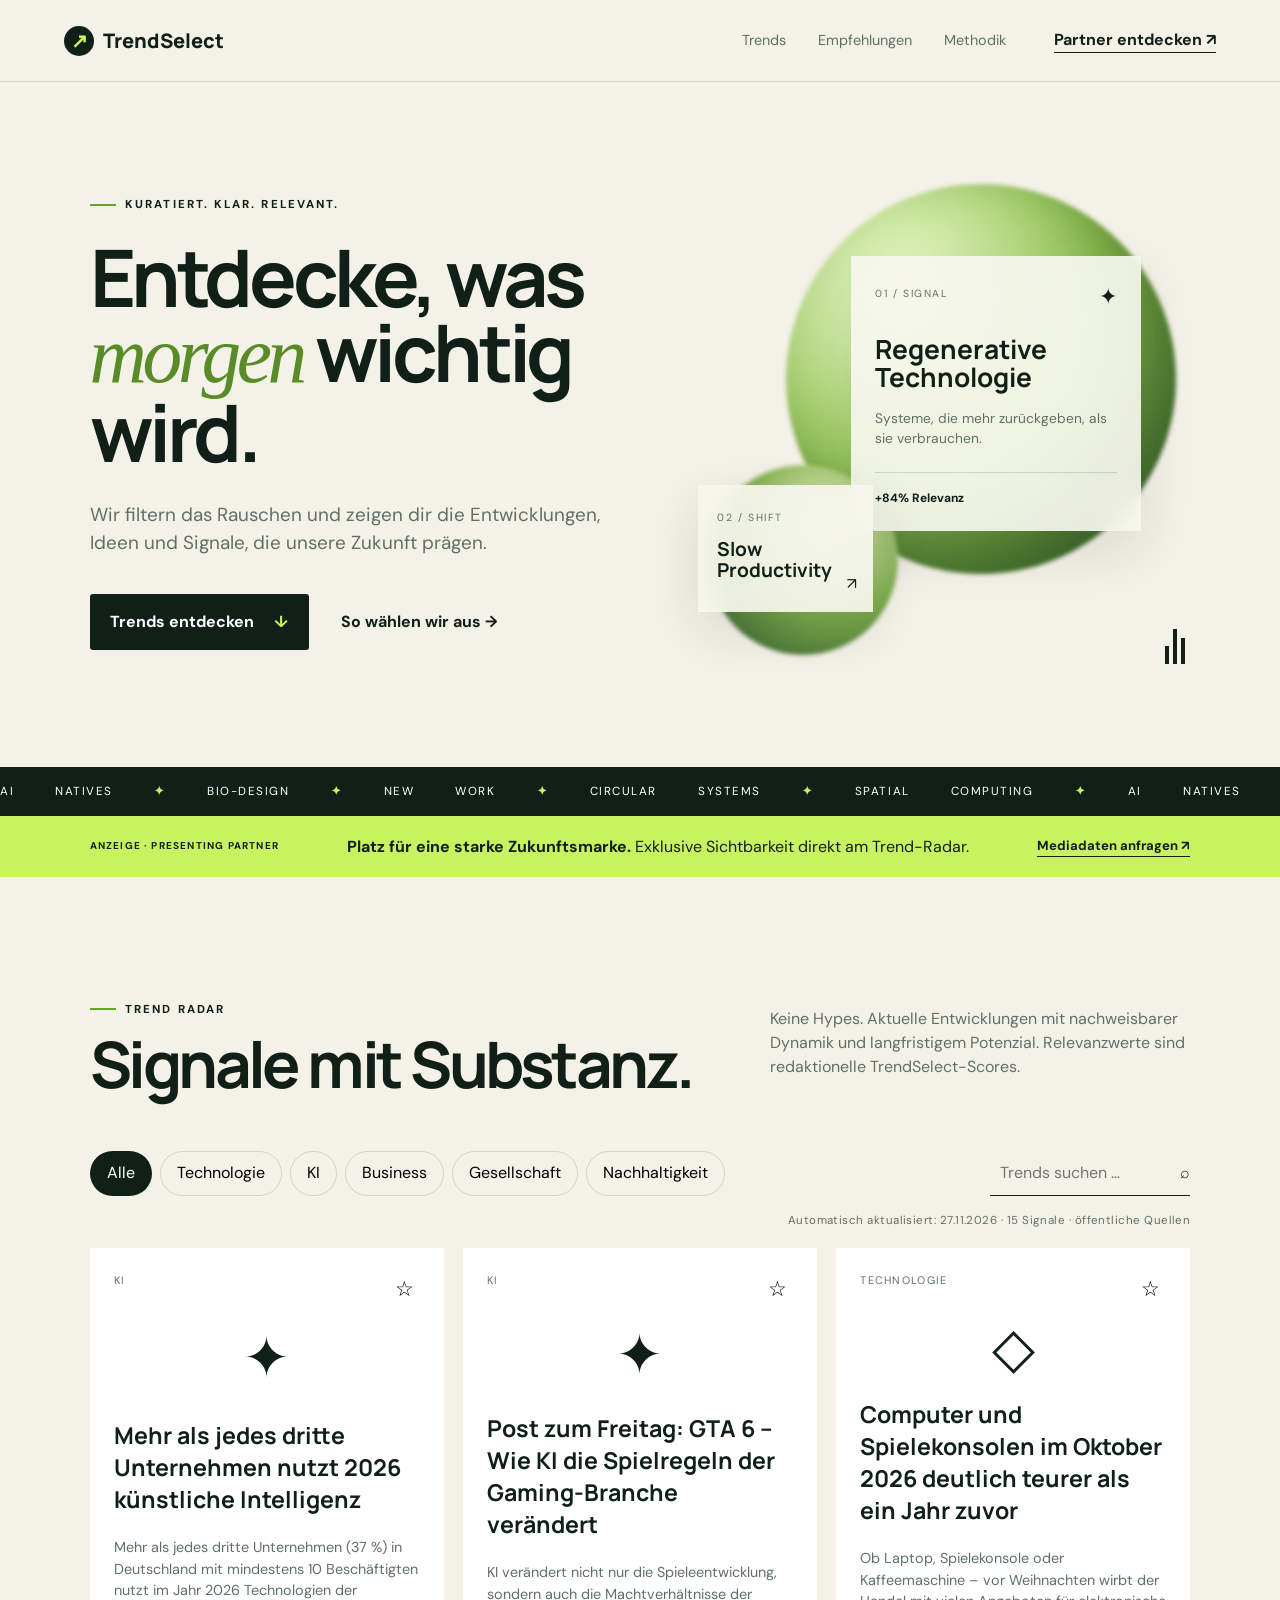
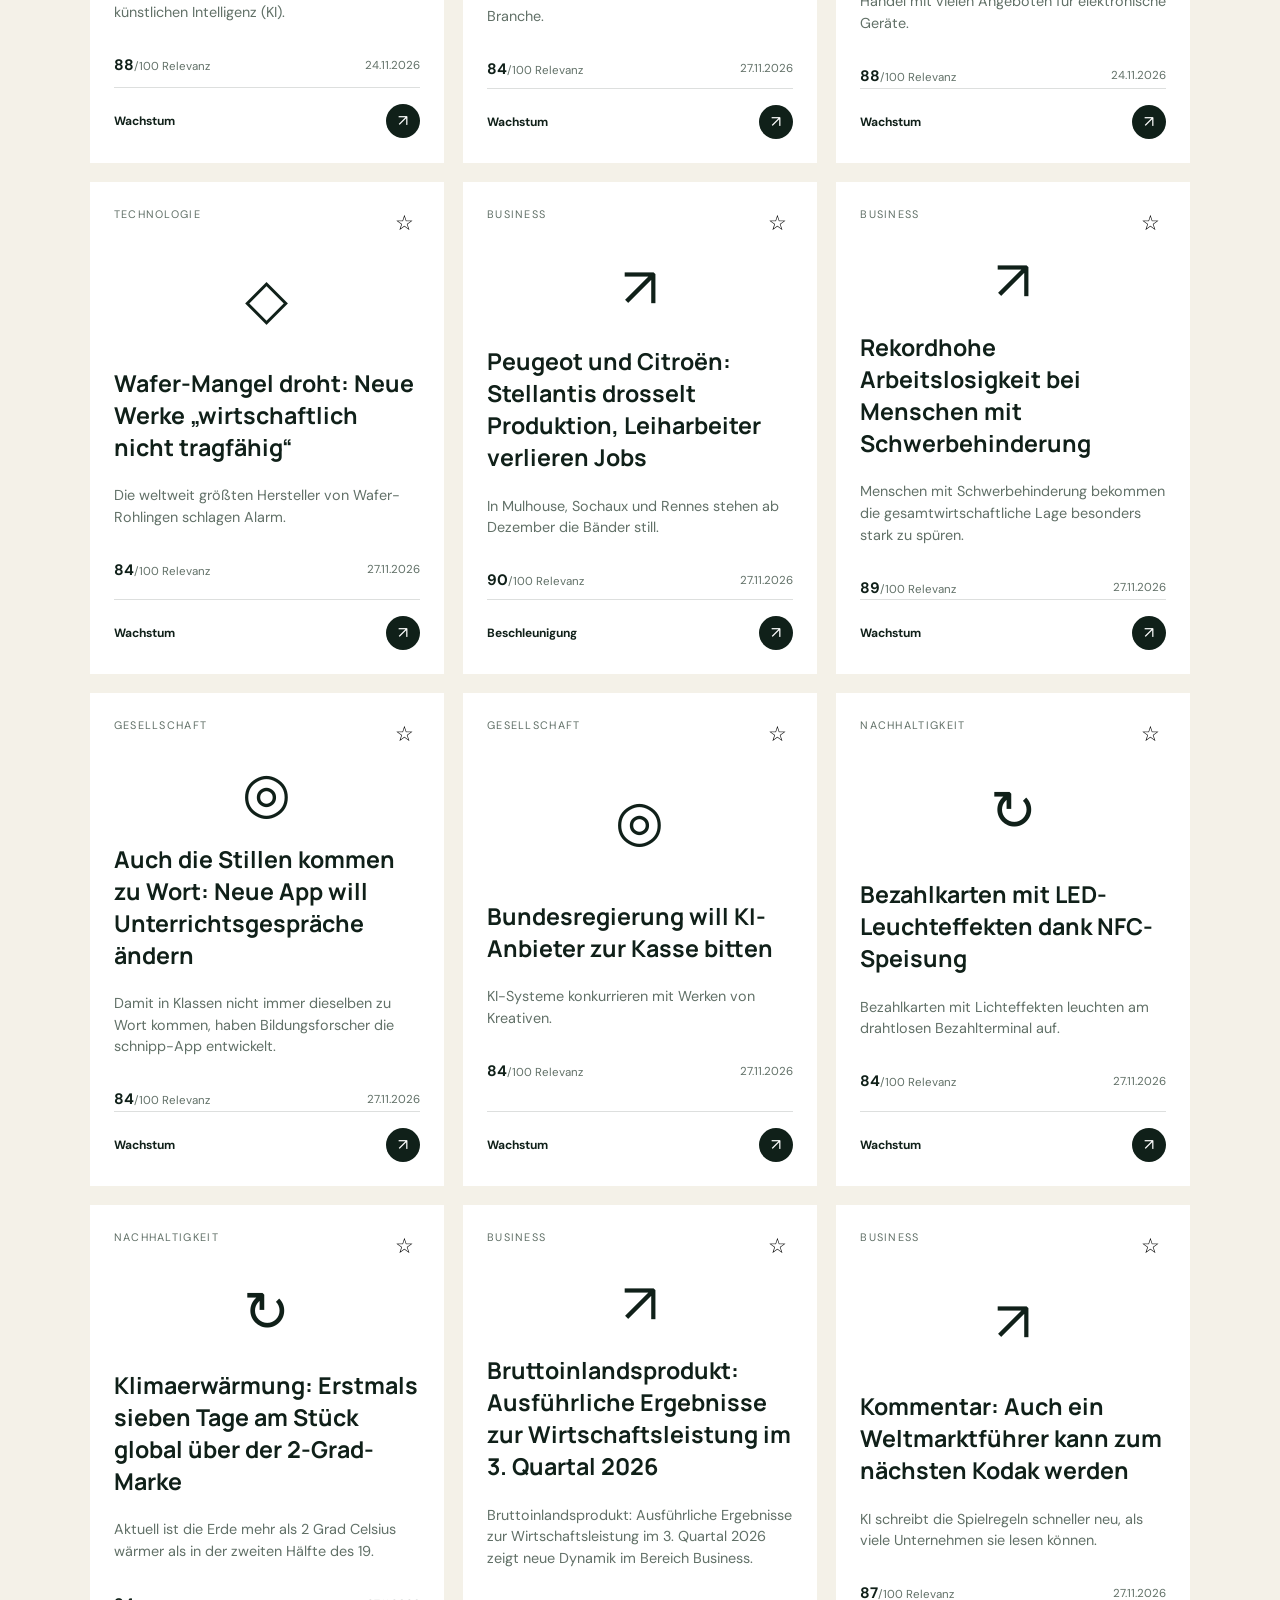
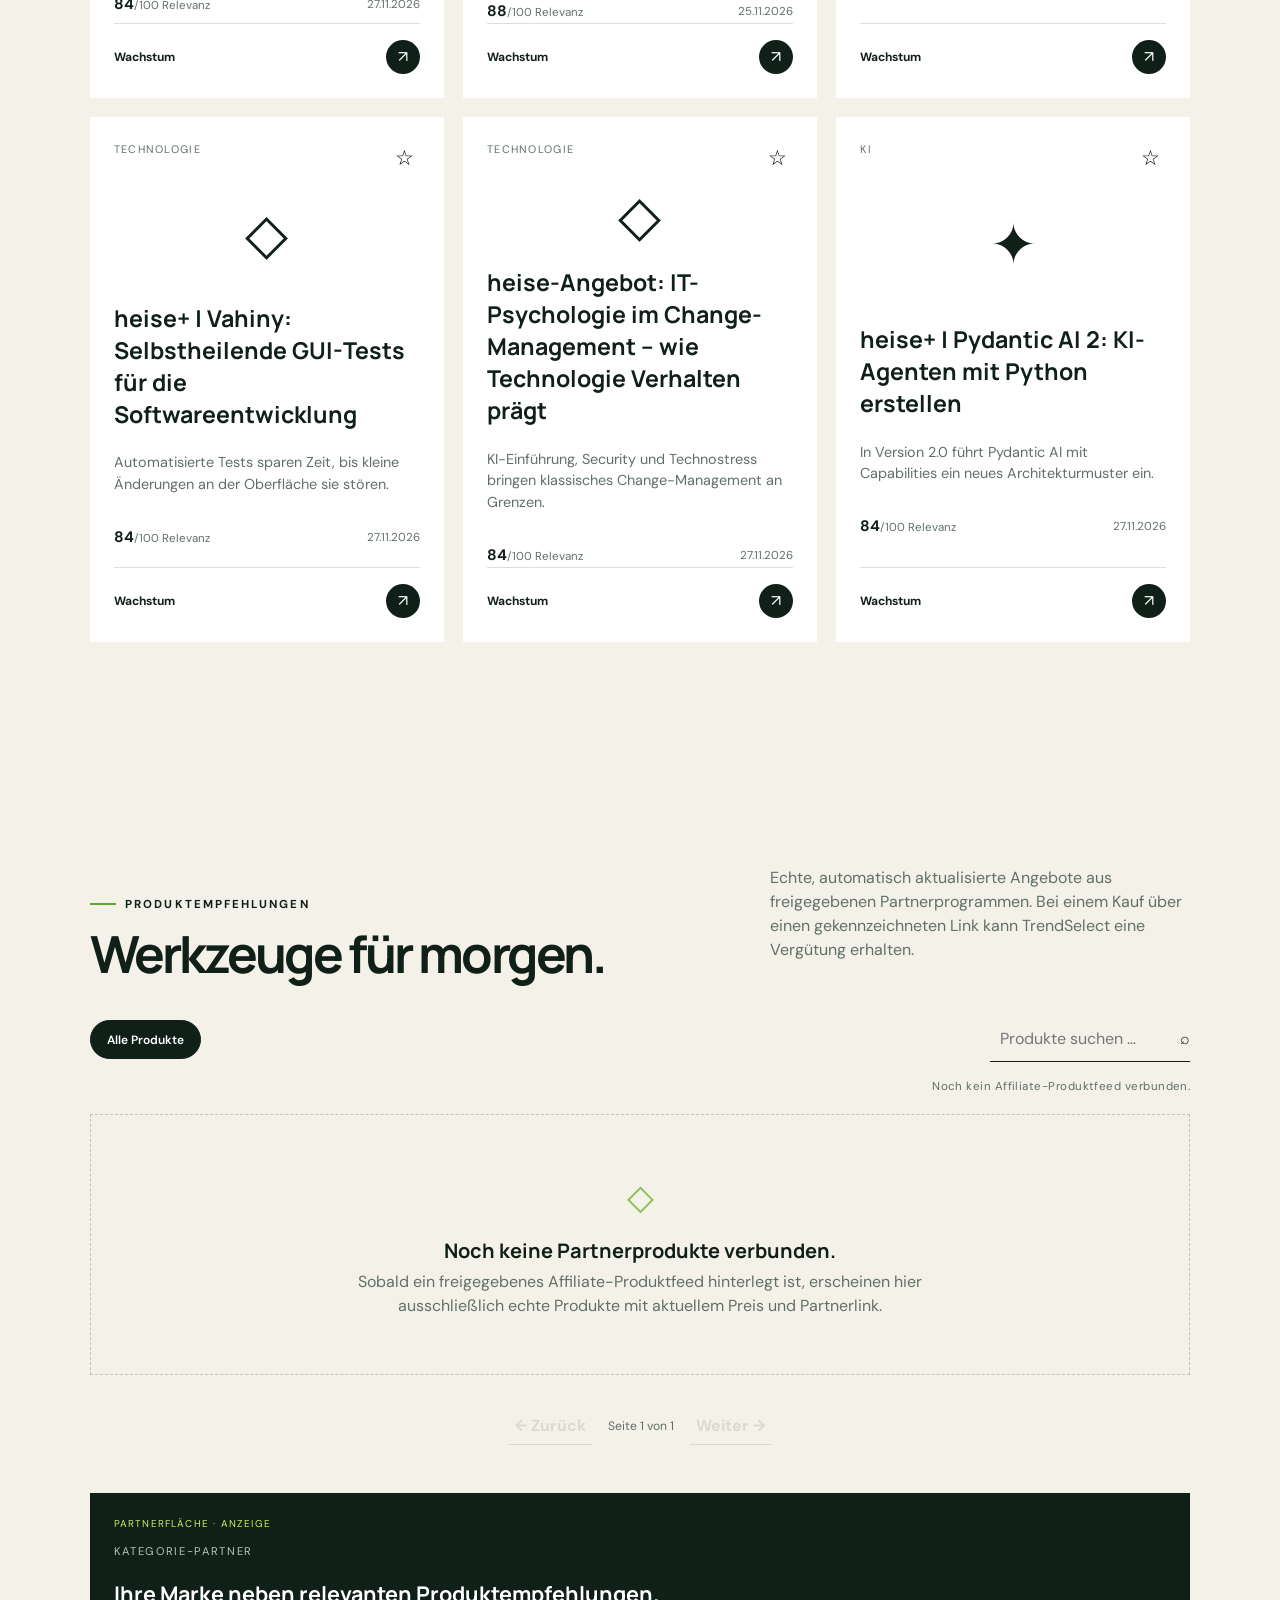
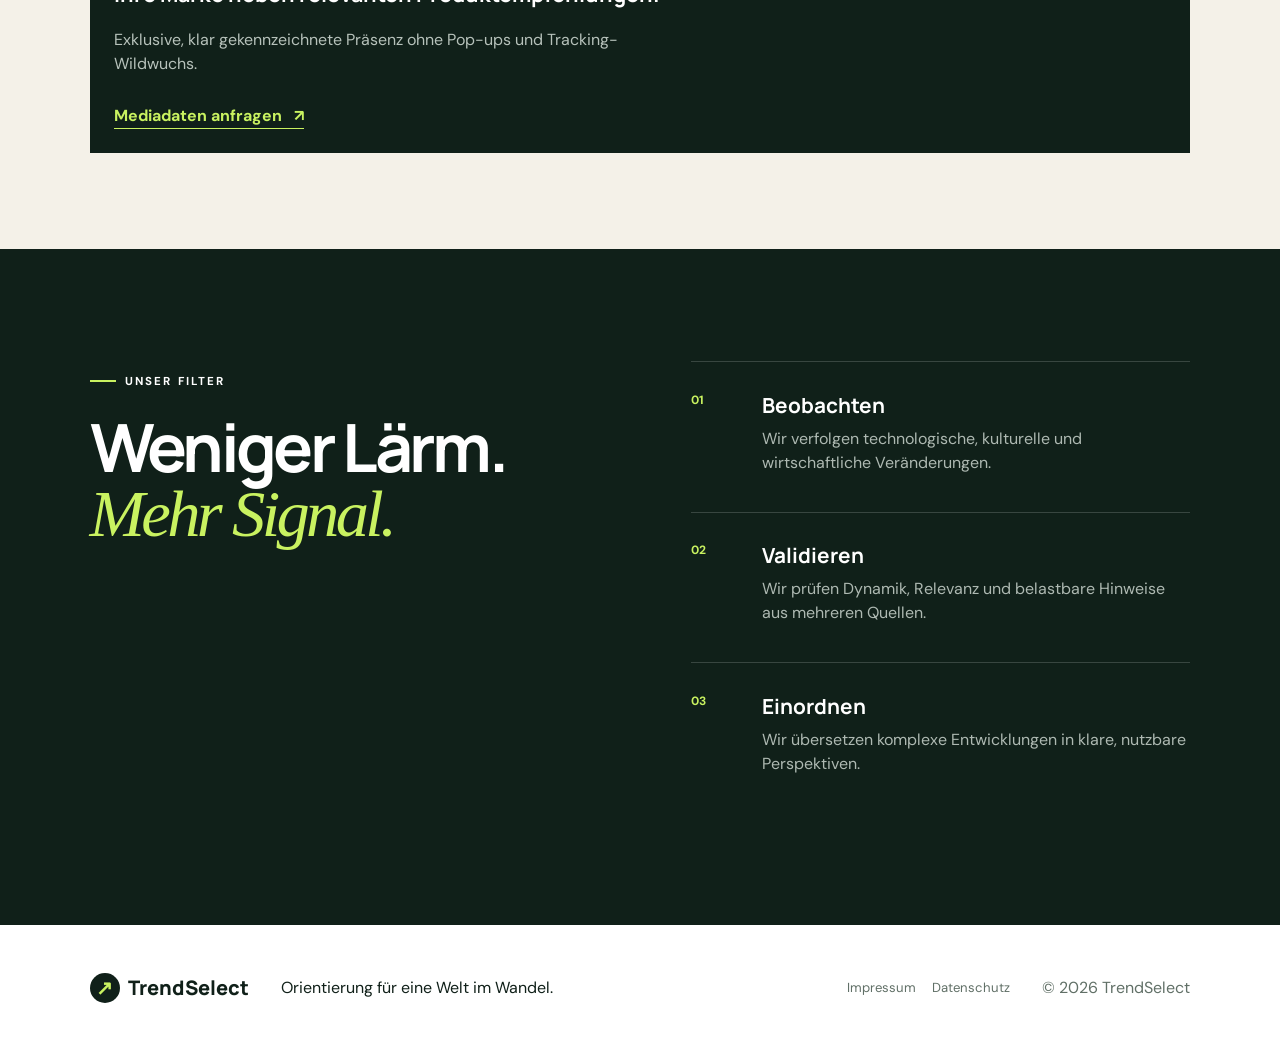
<file: index.html>
<!doctype html>
<html lang="de">
<head>
  <meta charset="utf-8">
  <meta name="viewport" content="width=device-width, initial-scale=1">
  <meta name="description" content="TrendSelect kuratiert relevante Trends aus Technologie, Business, Design und Lifestyle.">
  <meta name="theme-color" content="#101b16">
  <title>TrendSelect – Was morgen wichtig wird</title>
  <link rel="preconnect" href="https://fonts.googleapis.com">
  <link rel="preconnect" href="https://fonts.gstatic.com" crossorigin>
  <link href="https://fonts.googleapis.com/css2?family=DM+Sans:wght@400;500;600;700&family=Manrope:wght@600;700;800&display=swap" rel="stylesheet">
  <link rel="stylesheet" href="styles.css">
  <link rel="stylesheet" href="enhancements.css">
  <script src="app.js" defer></script>
  <script src="products.js" defer></script>
</head>
<body>
  <a class="skip-link" href="#trends">Zum Inhalt springen</a>
  <header class="site-header">
    <a class="brand" href="#top" aria-label="TrendSelect Startseite"><span class="brand-mark" aria-hidden="true">↗</span>TrendSelect</a>
    <button class="menu-toggle" type="button" aria-expanded="false" aria-controls="main-nav"><span></span><span></span><span></span><span class="sr-only">Menü öffnen</span></button>
    <nav id="main-nav" aria-label="Hauptnavigation">
      <a href="#trends">Trends</a><a href="#partner">Empfehlungen</a><a href="#methodik">Methodik</a>
    </nav>
    <a class="header-cta" href="#partner">Partner entdecken <span aria-hidden="true">↗</span></a>
  </header>

  <main id="top">
    <section class="hero" aria-labelledby="hero-title">
      <div class="hero-copy">
        <p class="eyebrow"><span></span> Kuratiert. Klar. Relevant.</p>
        <h1 id="hero-title">Entdecke, was<br><em>morgen</em> wichtig wird.</h1>
        <p class="hero-lead">Wir filtern das Rauschen und zeigen dir die Entwicklungen, Ideen und Signale, die unsere Zukunft prägen.</p>
        <div class="hero-actions"><a class="button primary" href="#trends">Trends entdecken <span>↓</span></a><a class="text-link" href="#methodik">So wählen wir aus <span>→</span></a></div>
      </div>
      <div class="hero-visual" aria-label="Visualisierung aktueller Trends">
        <div class="orb orb-one"></div><div class="orb orb-two"></div>
        <article class="signal-card featured"><span class="signal-index">01 / SIGNAL</span><span class="signal-icon">✦</span><h2>Regenerative<br>Technologie</h2><p>Systeme, die mehr zurückgeben, als sie verbrauchen.</p><span class="signal-score">+84% Relevanz</span></article>
        <article class="signal-card mini"><span>02 / SHIFT</span><strong>Slow<br>Productivity</strong><i>↗</i></article>
        <div class="pulse" aria-hidden="true"><span></span><span></span><span></span></div>
      </div>
    </section>

    <section class="ticker" aria-label="Trendthemen"><div>AI Natives <b>✦</b> Bio-Design <b>✦</b> New Work <b>✦</b> Circular Systems <b>✦</b> Spatial Computing <b>✦</b> AI Natives <b>✦</b> Bio-Design</div></section>

    <aside class="sponsor-strip" aria-label="Werbefläche"><span>Anzeige · Presenting Partner</span><p><strong>Platz für eine starke Zukunftsmarke.</strong> Exklusive Sichtbarkeit direkt am Trend-Radar.</p><a href="mailto:WERBUNG@BEISPIEL.CH?subject=Presenting%20Partner%20TrendSelect">Mediadaten anfragen ↗</a></aside>

    <section class="trends-section" id="trends" aria-labelledby="trends-title">
      <div class="section-heading"><div><p class="eyebrow"><span></span> Trend Radar</p><h2 id="trends-title">Signale mit Substanz.</h2></div><p>Keine Hypes. Aktuelle Entwicklungen mit nachweisbarer Dynamik und langfristigem Potenzial. Relevanzwerte sind redaktionelle TrendSelect-Scores.</p></div>
      <div class="toolbar">
        <div class="filters" role="group" aria-label="Trends filtern">
          <button class="filter active" data-filter="all" type="button">Alle</button><button class="filter" data-filter="Technologie" type="button">Technologie</button><button class="filter" data-filter="KI" type="button">KI</button><button class="filter" data-filter="Business" type="button">Business</button><button class="filter" data-filter="Gesellschaft" type="button">Gesellschaft</button><button class="filter" data-filter="Nachhaltigkeit" type="button">Nachhaltigkeit</button>
        </div>
        <label class="search"><span class="sr-only">Trends durchsuchen</span><input id="search" type="search" placeholder="Trends suchen …"><span aria-hidden="true">⌕</span></label>
      </div>
      <p class="data-status" id="data-status">Redaktioneller Datenstand: 20.08.2026</p>
      <div class="trend-grid" id="trend-grid" aria-live="polite"></div>
      <p class="empty-state" id="empty-state" hidden>Keine passenden Trends gefunden. Versuche einen anderen Suchbegriff.</p>
    </section>

    <section class="products-section" id="partner" aria-labelledby="partner-title">
      <div class="section-heading compact"><div><p class="eyebrow"><span></span> Produktempfehlungen</p><h2 id="partner-title">Werkzeuge für morgen.</h2></div><p>Echte, automatisch aktualisierte Angebote aus freigegebenen Partnerprogrammen. Bei einem Kauf über einen gekennzeichneten Link kann TrendSelect eine Vergütung erhalten.</p></div>
      <div class="product-toolbar">
        <div class="product-filters" id="product-filters" role="group" aria-label="Produkte nach Kategorie filtern"><button class="product-filter active" type="button" data-category="all">Alle Produkte</button></div>
        <label class="search"><span class="sr-only">Produkte durchsuchen</span><input id="product-search" type="search" placeholder="Produkte suchen …"><span aria-hidden="true">⌕</span></label>
      </div>
      <p class="product-status" id="product-status">Partnerkatalog wird vorbereitet.</p>
      <div class="product-grid" id="product-grid" aria-live="polite"></div>
      <div class="product-empty" id="product-empty"><span aria-hidden="true">◇</span><h3>Noch keine Partnerprodukte verbunden.</h3><p>Sobald ein freigegebenes Affiliate-Produktfeed hinterlegt ist, erscheinen hier ausschließlich echte Produkte mit aktuellem Preis und Partnerlink.</p></div>
      <nav class="product-pagination" id="product-pagination" aria-label="Produktseiten" hidden><button type="button" data-page-action="previous">← Zurück</button><span id="product-page-status"></span><button type="button" data-page-action="next">Weiter →</button></nav>
      <article class="partner-card partner-featured catalog-ad"><span class="ad-label">Partnerfläche · Anzeige</span><div><p class="partner-kicker">Kategorie-Partner</p><h3>Ihre Marke neben relevanten Produktempfehlungen.</h3><p>Exklusive, klar gekennzeichnete Präsenz ohne Pop-ups und Tracking-Wildwuchs.</p></div><a href="mailto:WERBUNG@BEISPIEL.CH?subject=Kategorie-Partnerschaft%20TrendSelect">Mediadaten anfragen <span>↗</span></a></article>
    </section>

    <section class="method" id="methodik" aria-labelledby="method-title">
      <div><p class="eyebrow light"><span></span> Unser Filter</p><h2 id="method-title">Weniger Lärm.<br><em>Mehr Signal.</em></h2></div>
      <ol><li><b>01</b><div><h3>Beobachten</h3><p>Wir verfolgen technologische, kulturelle und wirtschaftliche Veränderungen.</p></div></li><li><b>02</b><div><h3>Validieren</h3><p>Wir prüfen Dynamik, Relevanz und belastbare Hinweise aus mehreren Quellen.</p></div></li><li><b>03</b><div><h3>Einordnen</h3><p>Wir übersetzen komplexe Entwicklungen in klare, nutzbare Perspektiven.</p></div></li></ol>
    </section>

  </main>

  <footer><a class="brand" href="#top"><span class="brand-mark">↗</span>TrendSelect</a><p>Orientierung für eine Welt im Wandel.</p><nav class="legal-nav" aria-label="Rechtliches"><a href="impressum.html">Impressum</a><a href="datenschutz.html">Datenschutz</a></nav><p>© <span id="year"></span> TrendSelect</p></footer>

  <img class="privacy-counter" src="https://www.daniel-marschall.de/counter/counter.php?id=trendselect-gogomeq7&amp;format=graphic&amp;theme=digital" alt="" width="1" height="1" loading="lazy" referrerpolicy="no-referrer">

  <dialog id="trend-dialog"><button class="dialog-close" type="button" aria-label="Dialog schließen">×</button><p class="dialog-category"></p><h2></h2><p class="dialog-description"></p><div class="dialog-meta"></div><h3>Warum das wichtig ist</h3><p class="dialog-insight"></p><a class="dialog-source" target="_blank" rel="noopener noreferrer">Quelle öffnen <span aria-hidden="true">↗</span></a></dialog>
</body>
</html>
</file>
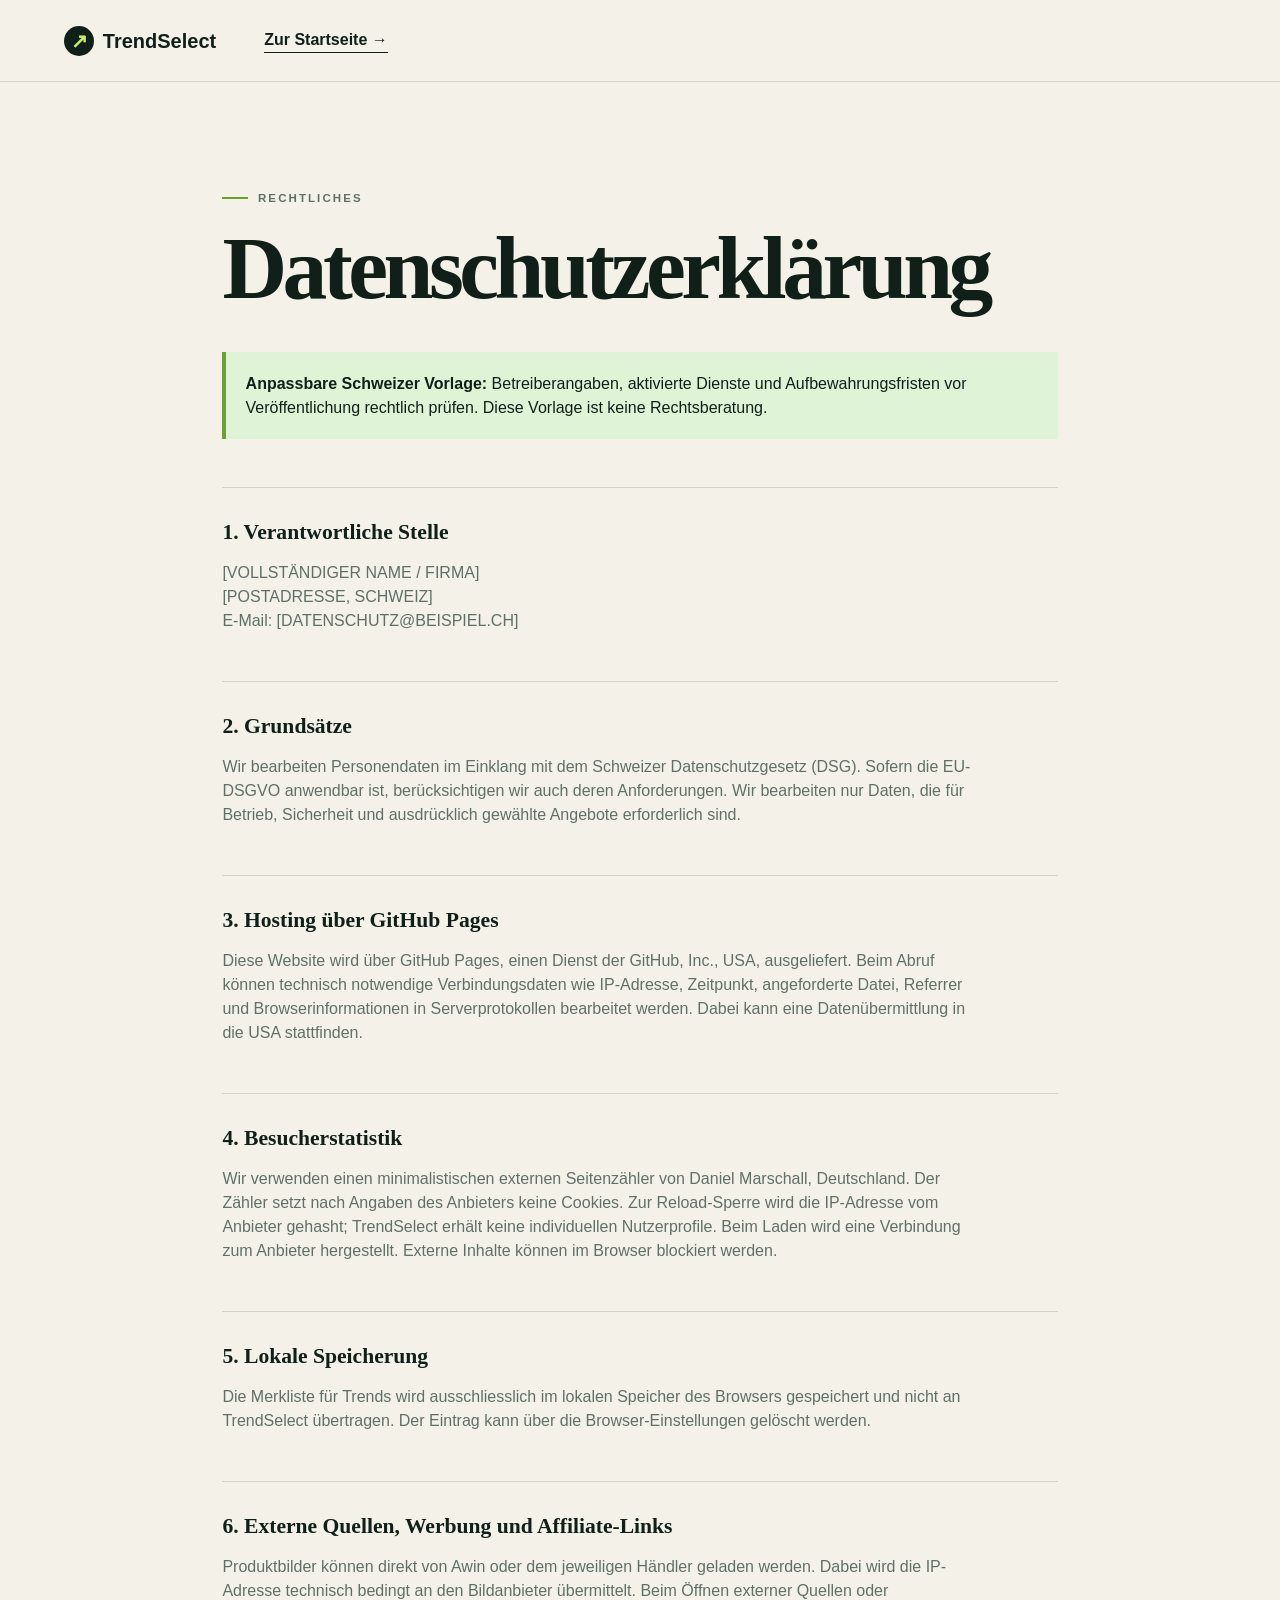
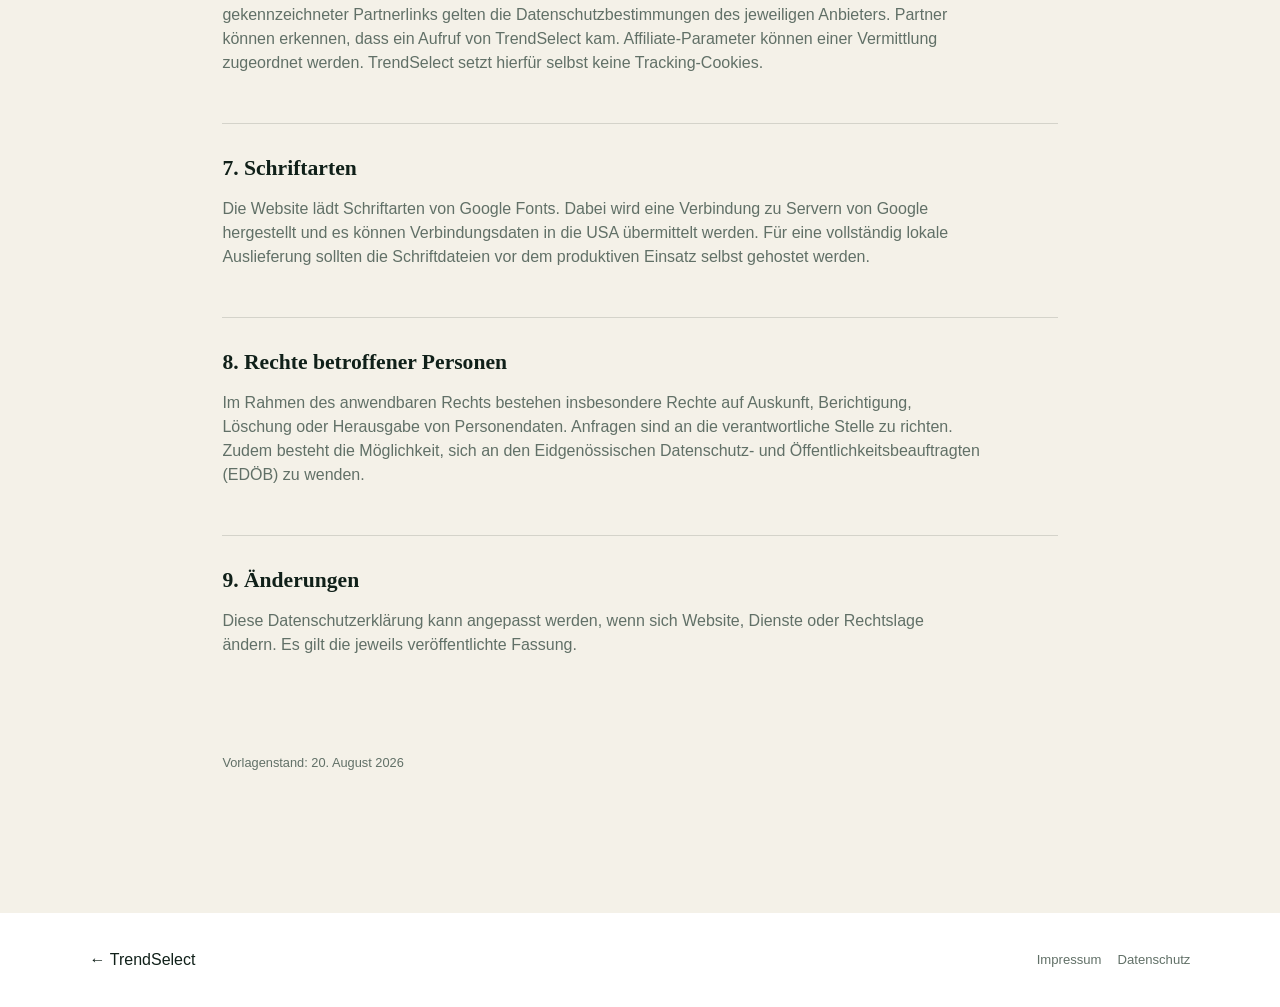
<file: datenschutz.html>
<!doctype html>
<html lang="de">
<head>
  <meta charset="utf-8"><meta name="viewport" content="width=device-width,initial-scale=1"><meta name="robots" content="noindex">
  <title>Datenschutz – TrendSelect</title>
  <link rel="stylesheet" href="styles.css"><link rel="stylesheet" href="enhancements.css"><link rel="stylesheet" href="legal.css">
</head>
<body>
  <header class="site-header"><a class="brand" href="index.html"><span class="brand-mark">↗</span>TrendSelect</a><a class="header-cta" href="index.html">Zur Startseite →</a></header>
  <main class="legal-page">
    <p class="eyebrow"><span></span> Rechtliches</p><h1>Datenschutzerklärung</h1>
    <div class="template-notice"><strong>Anpassbare Schweizer Vorlage:</strong> Betreiberangaben, aktivierte Dienste und Aufbewahrungsfristen vor Veröffentlichung rechtlich prüfen. Diese Vorlage ist keine Rechtsberatung.</div>
    <section><h2>1. Verantwortliche Stelle</h2><p>[VOLLSTÄNDIGER NAME / FIRMA]<br>[POSTADRESSE, SCHWEIZ]<br>E-Mail: [DATENSCHUTZ@BEISPIEL.CH]</p></section>
    <section><h2>2. Grundsätze</h2><p>Wir bearbeiten Personendaten im Einklang mit dem Schweizer Datenschutzgesetz (DSG). Sofern die EU-DSGVO anwendbar ist, berücksichtigen wir auch deren Anforderungen. Wir bearbeiten nur Daten, die für Betrieb, Sicherheit und ausdrücklich gewählte Angebote erforderlich sind.</p></section>
    <section><h2>3. Hosting über GitHub Pages</h2><p>Diese Website wird über GitHub Pages, einen Dienst der GitHub, Inc., USA, ausgeliefert. Beim Abruf können technisch notwendige Verbindungsdaten wie IP-Adresse, Zeitpunkt, angeforderte Datei, Referrer und Browserinformationen in Serverprotokollen bearbeitet werden. Dabei kann eine Datenübermittlung in die USA stattfinden.</p></section>
    <section><h2>4. Besucherstatistik</h2><p>Wir verwenden einen minimalistischen externen Seitenzähler von Daniel Marschall, Deutschland. Der Zähler setzt nach Angaben des Anbieters keine Cookies. Zur Reload-Sperre wird die IP-Adresse vom Anbieter gehasht; TrendSelect erhält keine individuellen Nutzerprofile. Beim Laden wird eine Verbindung zum Anbieter hergestellt. Externe Inhalte können im Browser blockiert werden.</p></section>
    <section><h2>5. Lokale Speicherung</h2><p>Die Merkliste für Trends wird ausschliesslich im lokalen Speicher des Browsers gespeichert und nicht an TrendSelect übertragen. Der Eintrag kann über die Browser-Einstellungen gelöscht werden.</p></section>
    <section><h2>6. Externe Quellen, Werbung und Affiliate-Links</h2><p>Produktbilder können direkt von Awin oder dem jeweiligen Händler geladen werden. Dabei wird die IP-Adresse technisch bedingt an den Bildanbieter übermittelt. Beim Öffnen externer Quellen oder gekennzeichneter Partnerlinks gelten die Datenschutzbestimmungen des jeweiligen Anbieters. Partner können erkennen, dass ein Aufruf von TrendSelect kam. Affiliate-Parameter können einer Vermittlung zugeordnet werden. TrendSelect setzt hierfür selbst keine Tracking-Cookies.</p></section>
    <section><h2>7. Schriftarten</h2><p>Die Website lädt Schriftarten von Google Fonts. Dabei wird eine Verbindung zu Servern von Google hergestellt und es können Verbindungsdaten in die USA übermittelt werden. Für eine vollständig lokale Auslieferung sollten die Schriftdateien vor dem produktiven Einsatz selbst gehostet werden.</p></section>
    <section><h2>8. Rechte betroffener Personen</h2><p>Im Rahmen des anwendbaren Rechts bestehen insbesondere Rechte auf Auskunft, Berichtigung, Löschung oder Herausgabe von Personendaten. Anfragen sind an die verantwortliche Stelle zu richten. Zudem besteht die Möglichkeit, sich an den Eidgenössischen Datenschutz- und Öffentlichkeitsbeauftragten (EDÖB) zu wenden.</p></section>
    <section><h2>9. Änderungen</h2><p>Diese Datenschutzerklärung kann angepasst werden, wenn sich Website, Dienste oder Rechtslage ändern. Es gilt die jeweils veröffentlichte Fassung.</p></section>
    <p class="legal-updated">Vorlagenstand: 20. August 2026</p>
  </main>
  <footer><a href="index.html">← TrendSelect</a><nav class="legal-nav"><a href="impressum.html">Impressum</a><a href="datenschutz.html">Datenschutz</a></nav></footer>
</body></html>
</file>
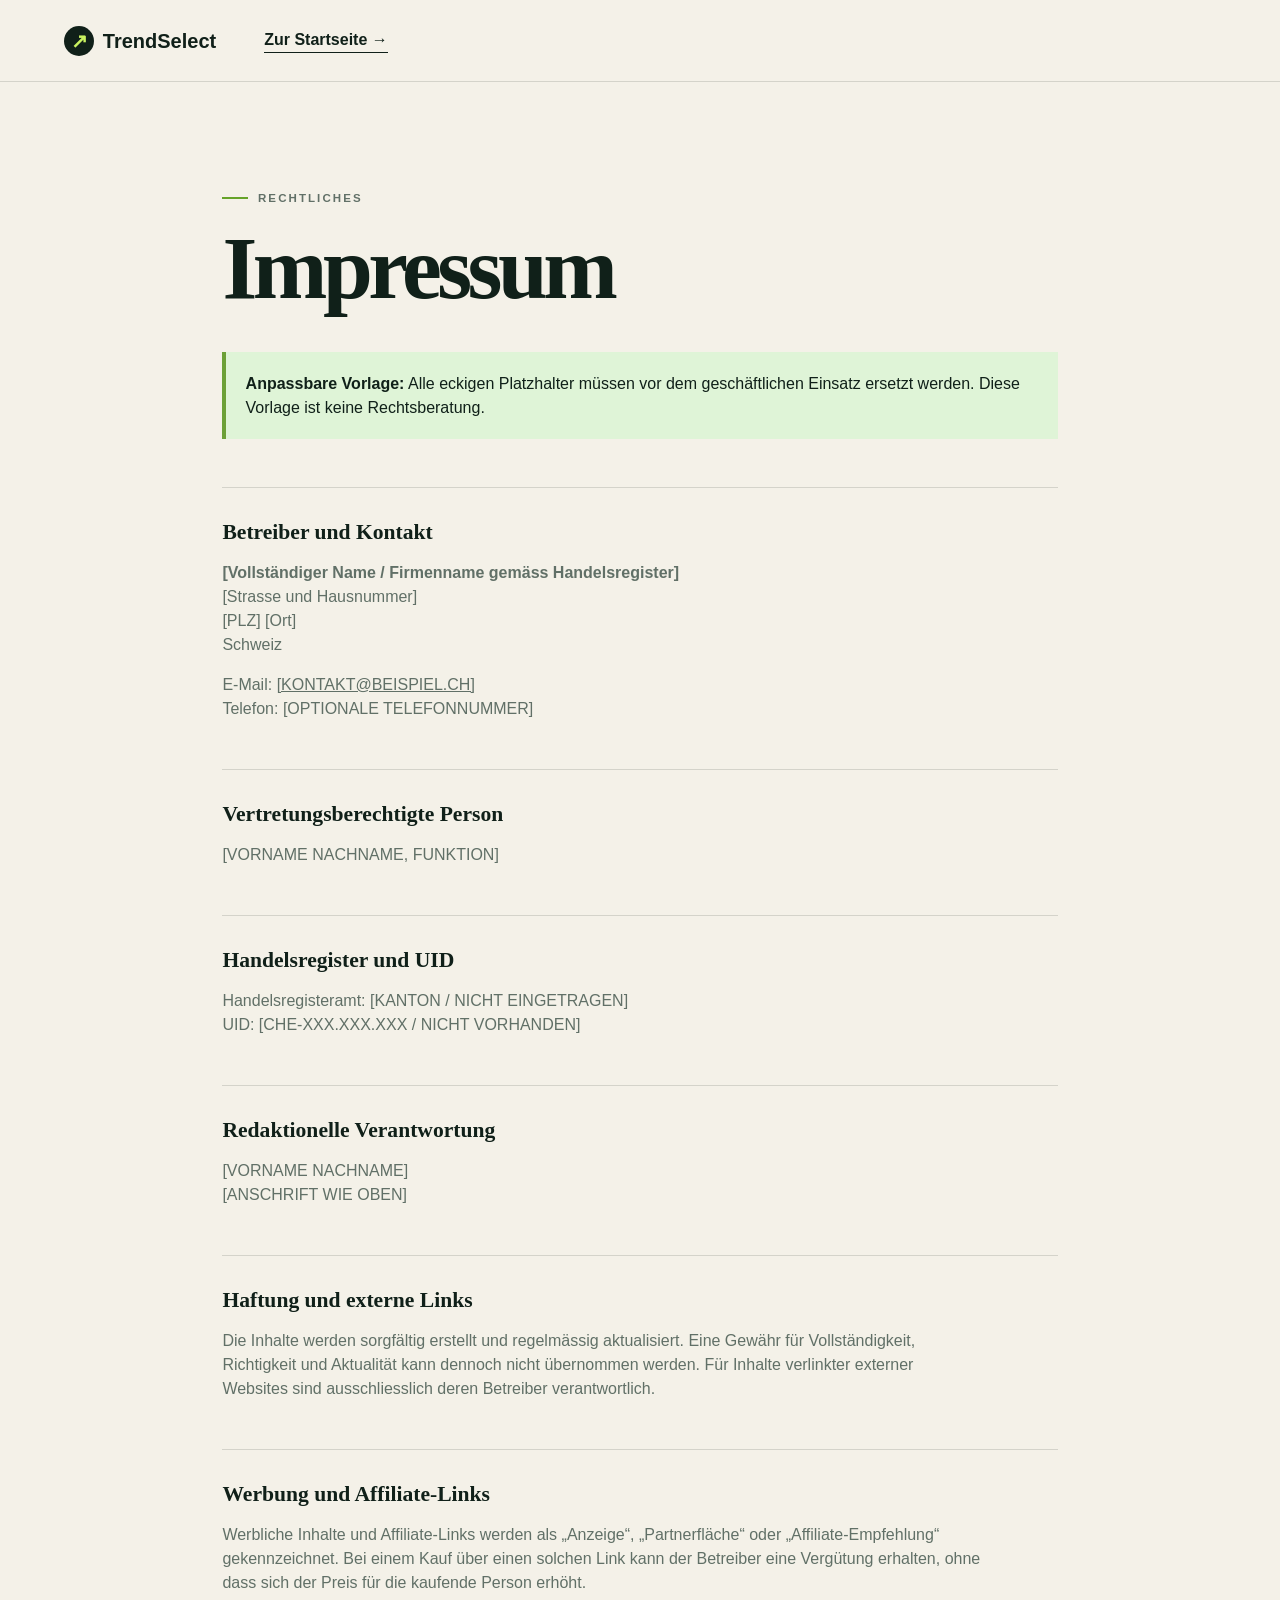
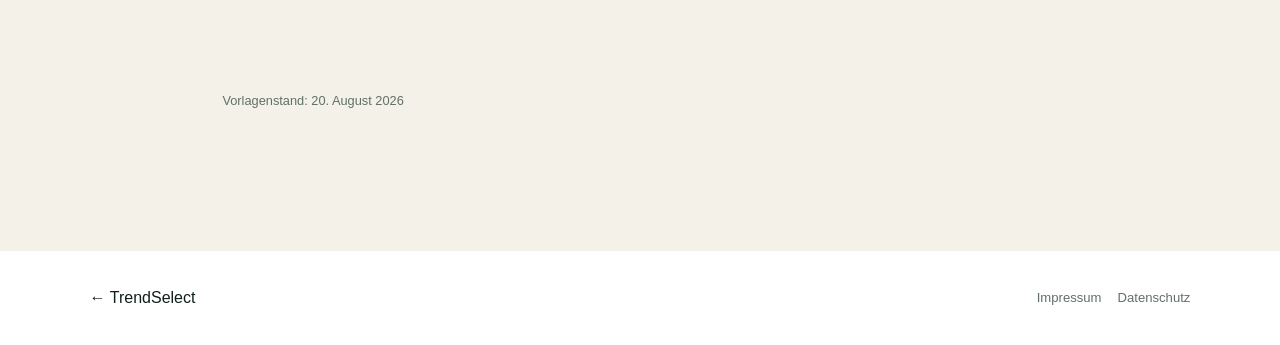
<file: impressum.html>
<!doctype html>
<html lang="de"><head><meta charset="utf-8"><meta name="viewport" content="width=device-width,initial-scale=1"><meta name="robots" content="noindex"><title>Impressum – TrendSelect</title><link rel="stylesheet" href="styles.css"><link rel="stylesheet" href="enhancements.css"><link rel="stylesheet" href="legal.css"></head>
<body><header class="site-header"><a class="brand" href="index.html"><span class="brand-mark">↗</span>TrendSelect</a><a class="header-cta" href="index.html">Zur Startseite →</a></header><main class="legal-page"><p class="eyebrow"><span></span> Rechtliches</p><h1>Impressum</h1><div class="template-notice"><strong>Anpassbare Vorlage:</strong> Alle eckigen Platzhalter müssen vor dem geschäftlichen Einsatz ersetzt werden. Diese Vorlage ist keine Rechtsberatung.</div><section><h2>Betreiber und Kontakt</h2><p><strong>[Vollständiger Name / Firmenname gemäss Handelsregister]</strong><br>[Strasse und Hausnummer]<br>[PLZ] [Ort]<br>Schweiz</p><p>E-Mail: <a href="mailto:KONTAKT@BEISPIEL.CH">[KONTAKT@BEISPIEL.CH]</a><br>Telefon: [OPTIONALE TELEFONNUMMER]</p></section><section><h2>Vertretungsberechtigte Person</h2><p>[VORNAME NACHNAME, FUNKTION]</p></section><section><h2>Handelsregister und UID</h2><p>Handelsregisteramt: [KANTON / NICHT EINGETRAGEN]<br>UID: [CHE-XXX.XXX.XXX / NICHT VORHANDEN]</p></section><section><h2>Redaktionelle Verantwortung</h2><p>[VORNAME NACHNAME]<br>[ANSCHRIFT WIE OBEN]</p></section><section><h2>Haftung und externe Links</h2><p>Die Inhalte werden sorgfältig erstellt und regelmässig aktualisiert. Eine Gewähr für Vollständigkeit, Richtigkeit und Aktualität kann dennoch nicht übernommen werden. Für Inhalte verlinkter externer Websites sind ausschliesslich deren Betreiber verantwortlich.</p></section><section><h2>Werbung und Affiliate-Links</h2><p>Werbliche Inhalte und Affiliate-Links werden als „Anzeige“, „Partnerfläche“ oder „Affiliate-Empfehlung“ gekennzeichnet. Bei einem Kauf über einen solchen Link kann der Betreiber eine Vergütung erhalten, ohne dass sich der Preis für die kaufende Person erhöht.</p></section><p class="legal-updated">Vorlagenstand: 20. August 2026</p></main><footer><a href="index.html">← TrendSelect</a><nav class="legal-nav"><a href="impressum.html">Impressum</a><a href="datenschutz.html">Datenschutz</a></nav></footer></body></html>
</file>
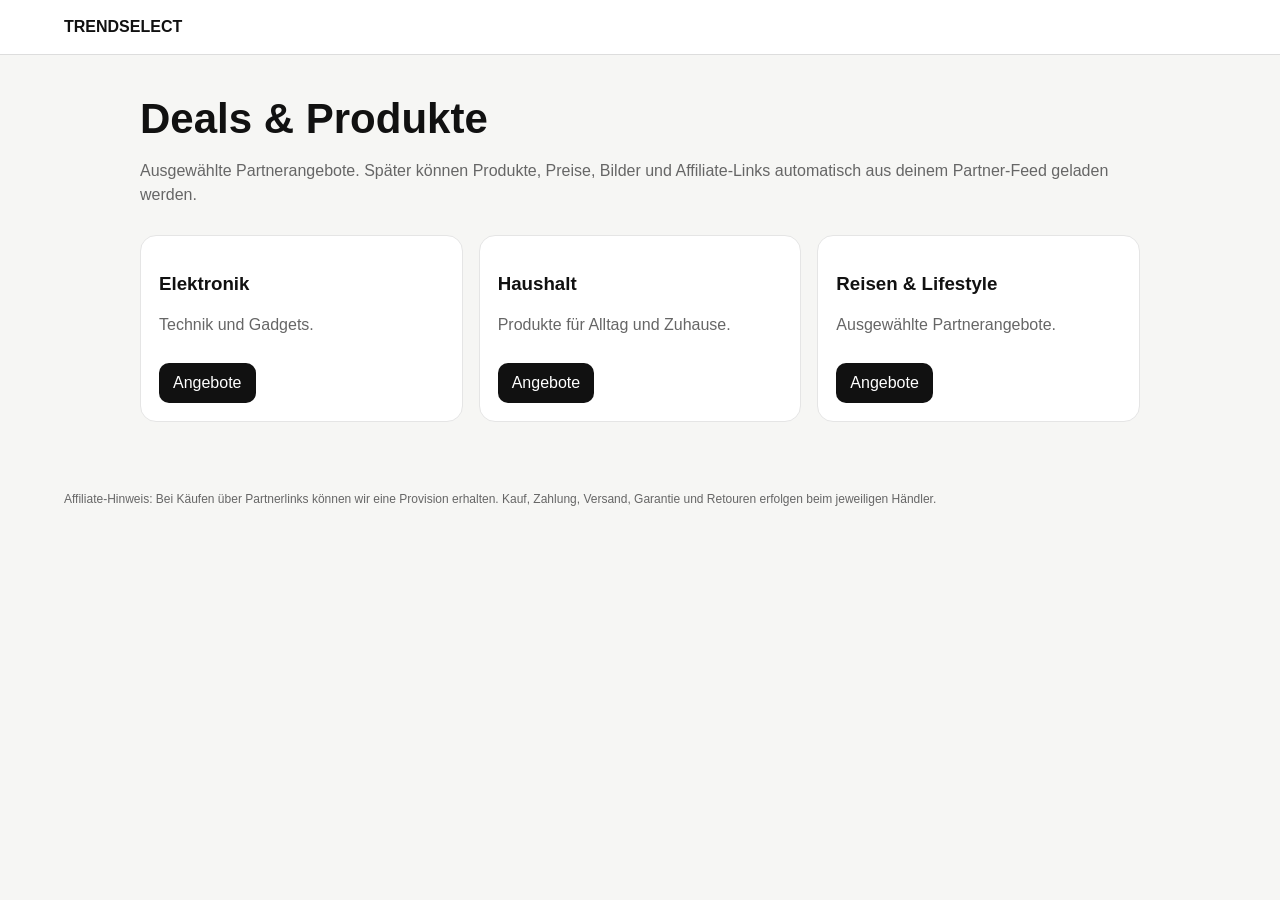
<file: saved_resource(1).html>
<!DOCTYPE html>
<!-- saved from url=(0040)https://web-sandbox.oaiusercontent.com/? -->
<html lang="de"><head><meta http-equiv="Content-Type" content="text/html; charset=UTF-8">

<meta name="viewport" content="width=device-width,initial-scale=1">
<title>TrendSelect</title>
<style>
body{font-family:Arial,sans-serif;margin:0;background:#f6f6f4;color:#111}
header{padding:18px 5%;background:#fff;border-bottom:1px solid #ddd}
main{max-width:1000px;margin:auto;padding:40px 5%}
h1{font-size:42px;margin:0 0 10px}
p{color:#666;line-height:1.5}
.grid{display:grid;grid-template-columns:repeat(3,1fr);gap:16px;margin-top:28px}
.card{background:#fff;border:1px solid #e5e5e5;border-radius:16px;padding:18px}
.btn{display:inline-block;margin-top:10px;padding:11px 14px;background:#111;color:#fff;text-decoration:none;border-radius:10px}
footer{padding:30px 5%;font-size:12px;color:#666}
@media(max-width:800px){.grid{grid-template-columns:1fr}}
</style>
<style>html,body,#root{-webkit-font-smoothing:antialiased;-moz-osx-font-smoothing:grayscale;margin:0;padding:0}html,body{font-family:-apple-system,BlinkMacSystemFont,Segoe UI,Roboto,Oxygen,Ubuntu,Cantarell,Helvetica Neue,Arial,sans-serif!important}button,input,textarea,select{font-family:inherit}html{background-color:transparent}html.chatgptOled.dark,html.mobileSkybridge.dark{background-color:#000}@supports (font: -apple-system-body){html.mobileSkybridge{font:-apple-system-body}}html.desktopSkybridge.dark{background-color:#1e1e1e}html.desktopSkybridge [data-openai-titlebar]{padding-left:calc(8px + var(--openai-titlebar-left-inset, 0px));padding-right:8px}html.transparentSkybridgeBackground,html.transparentSkybridgeBackground.dark{background-color:transparent}html.androidSkybridge,html.androidSkybridge body,html.androidSkybridge *{-webkit-tap-highlight-color:rgba(255,255,255,0)}html.androidSkybridge *::selection,html.androidSkybridge *::-moz-selection{background:#fff0;color:inherit}</style></head>
<body>
<header><strong>TRENDSELECT</strong></header>
<main>
<h1>Deals &amp; Produkte</h1>
<p>Ausgewählte Partnerangebote. Später können Produkte, Preise, Bilder und Affiliate-Links automatisch aus deinem Partner-Feed geladen werden.</p>
<div class="grid">
<div class="card"><h3>Elektronik</h3><p>Technik und Gadgets.</p><a class="btn" href="https://web-sandbox.oaiusercontent.com/?#">Angebote</a></div>
<div class="card"><h3>Haushalt</h3><p>Produkte für Alltag und Zuhause.</p><a class="btn" href="https://web-sandbox.oaiusercontent.com/?#">Angebote</a></div>
<div class="card"><h3>Reisen &amp; Lifestyle</h3><p>Ausgewählte Partnerangebote.</p><a class="btn" href="https://web-sandbox.oaiusercontent.com/?#">Angebote</a></div>
</div>
</main>
<footer>Affiliate-Hinweis: Bei Käufen über Partnerlinks können wir eine Provision erhalten. Kauf, Zahlung, Versand, Garantie und Retouren erfolgen beim jeweiligen Händler.</footer>

</body></html>
</file>
<file: styles.css>
:root{--ink:#102019;--muted:#617067;--paper:#f4f1e8;--white:#fff;--lime:#c9f260;--mint:#dff4d7;--line:rgba(16,32,25,.14);--radius:22px}*{box-sizing:border-box}html{scroll-behavior:smooth}body{margin:0;background:var(--paper);color:var(--ink);font-family:"DM Sans",sans-serif;line-height:1.5}button,input{font:inherit}a{color:inherit;text-decoration:none}.sr-only{position:absolute;width:1px;height:1px;padding:0;margin:-1px;overflow:hidden;clip:rect(0,0,0,0);white-space:nowrap;border:0}.skip-link{position:fixed;z-index:99;left:1rem;top:-4rem;background:var(--ink);color:white;padding:.7rem 1rem}.skip-link:focus{top:1rem}.site-header{height:82px;display:flex;align-items:center;padding:0 clamp(1.2rem,5vw,5rem);border-bottom:1px solid var(--line);gap:3rem;position:relative;z-index:10}.brand{font-family:Manrope,sans-serif;font-size:1.25rem;font-weight:800;display:flex;align-items:center;gap:.55rem}.brand-mark{display:grid;place-items:center;background:var(--ink);color:var(--lime);border-radius:50%;width:30px;height:30px}.site-header nav{display:flex;gap:2rem;margin-left:auto}.site-header nav a{font-size:.9rem;color:var(--muted)}.site-header nav a:hover{color:var(--ink)}.header-cta{font-weight:700;border-bottom:1px solid}.menu-toggle{display:none;background:none;border:0;padding:.4rem}.hero{min-height:680px;padding:clamp(4rem,8vw,8rem) clamp(1.2rem,7vw,7.5rem);display:grid;grid-template-columns:1.05fr .95fr;gap:5vw;overflow:hidden}.eyebrow{text-transform:uppercase;letter-spacing:.18em;font-size:.72rem;font-weight:700;display:flex;align-items:center;gap:.6rem}.eyebrow span{width:26px;height:2px;background:#66a329}.hero h1,.section-heading h2,.method h2,.newsletter h2{font-family:Manrope,sans-serif;font-size:clamp(3rem,6.2vw,6.4rem);line-height:.95;letter-spacing:-.055em;margin:1.6rem 0 2rem}.hero h1 em,.method h2 em{font-family:Georgia,serif;font-weight:400;color:#598c29}.hero-lead{max-width:570px;font-size:1.18rem;color:var(--muted)}.hero-actions{display:flex;align-items:center;gap:2rem;margin-top:2.3rem}.button{padding:1rem 1.3rem;border-radius:3px;font-weight:700}.button.primary{background:var(--ink);color:white}.button span{margin-left:1rem;color:var(--lime)}.text-link{font-weight:700}.hero-visual{position:relative;min-height:480px}.orb{position:absolute;border-radius:50%;filter:blur(2px)}.orb-one{width:390px;height:390px;right:3%;top:0;background:radial-gradient(circle at 30% 28%,#f1ffd4,#91c44f 52%,#315f27);box-shadow:inset -35px -35px 70px rgba(8,35,18,.35)}.orb-two{width:190px;height:190px;left:2%;bottom:2%;background:radial-gradient(circle at 65% 30%,#eef8c0,#7eac4c 52%,#244a2a)}.signal-card{position:absolute;z-index:2;background:rgba(247,247,237,.92);backdrop-filter:blur(10px);box-shadow:0 18px 55px rgba(24,49,28,.13)}.featured{width:290px;right:10%;top:15%;padding:1.5rem}.signal-index,.mini span{font-size:.65rem;letter-spacing:.15em;color:var(--muted)}.signal-icon{float:right;font-size:1.4rem}.featured h2{font-family:Manrope;font-size:1.65rem;line-height:1.05;margin:2rem 0 1rem}.featured p{font-size:.86rem;color:var(--muted)}.signal-score{display:block;border-top:1px solid var(--line);margin-top:1.4rem;padding-top:1rem;font-size:.75rem;font-weight:700}.mini{left:0;bottom:11%;padding:1.2rem;width:175px}.mini strong{display:block;font-family:Manrope;font-size:1.2rem;line-height:1.1;margin:.7rem 0}.mini i{position:absolute;right:1rem;bottom:1rem}.pulse{position:absolute;right:1%;bottom:0;display:flex;align-items:flex-end;gap:4px}.pulse span{display:block;width:4px;background:var(--ink)}.pulse span:nth-child(1){height:18px}.pulse span:nth-child(2){height:35px}.pulse span:nth-child(3){height:26px}.ticker{background:var(--ink);color:white;overflow:hidden;white-space:nowrap;padding:1rem 0}.ticker div{width:max-content;word-spacing:2.3rem;animation:ticker 28s linear infinite;text-transform:uppercase;font-size:.73rem;letter-spacing:.13em}.ticker b{color:var(--lime)}@keyframes ticker{to{transform:translateX(-50%)}}.trends-section{padding:7rem clamp(1.2rem,7vw,7.5rem)}.section-heading{display:flex;align-items:end;justify-content:space-between;gap:3rem}.section-heading h2{font-size:clamp(2.6rem,5vw,5rem);margin:1rem 0 0}.section-heading>p{color:var(--muted);max-width:420px}.toolbar{display:flex;justify-content:space-between;gap:1rem;margin:3.5rem 0 2rem}.filters{display:flex;flex-wrap:wrap;gap:.5rem}.filter{border:1px solid var(--line);background:transparent;border-radius:30px;padding:.6rem 1rem;cursor:pointer}.filter:hover,.filter.active{background:var(--ink);color:white}.search{display:flex;border-bottom:1px solid var(--ink);align-items:center}.search input{border:0;background:none;outline:0;padding:.6rem;width:190px}.trend-grid{display:grid;grid-template-columns:repeat(3,1fr);gap:1.2rem}.trend-card{background:white;min-height:360px;padding:1.5rem;display:flex;flex-direction:column;position:relative;transition:transform .25s,box-shadow .25s}.trend-card:hover{transform:translateY(-5px);box-shadow:0 20px 45px rgba(30,52,37,.09)}.card-top{display:flex;justify-content:space-between}.tag{font-size:.68rem;text-transform:uppercase;letter-spacing:.12em;color:var(--muted)}.save{border:0;background:none;cursor:pointer;font-size:1.3rem}.save.active{color:#609425}.trend-symbol{font-size:3.5rem;margin:auto 0;text-align:center}.trend-card h3{font:700 1.45rem Manrope;margin:.5rem 0}.trend-card p{font-size:.9rem;color:var(--muted)}.card-bottom{display:flex;align-items:center;justify-content:space-between;margin-top:auto;border-top:1px solid var(--line);padding-top:1rem}.momentum{font-size:.75rem;font-weight:700}.open-card{border:0;background:var(--ink);color:white;width:34px;height:34px;border-radius:50%;cursor:pointer}.empty-state{text-align:center;padding:3rem;color:var(--muted)}.method{background:var(--ink);color:white;padding:7rem clamp(1.2rem,7vw,7.5rem);display:grid;grid-template-columns:1fr 1fr;gap:8vw}.eyebrow.light span{background:var(--lime)}.method h2{font-size:clamp(3rem,5.2vw,5.4rem)}.method h2 em{color:var(--lime)}.method ol{list-style:none;padding:0;margin:0}.method li{display:grid;grid-template-columns:55px 1fr;gap:1rem;border-top:1px solid rgba(255,255,255,.17);padding:1.8rem 0}.method li>b{color:var(--lime);font-size:.75rem}.method h3{margin:0;font:700 1.3rem Manrope}.method li p{color:#aeb9b2;margin:.5rem 0}.newsletter{padding:7rem clamp(1.2rem,7vw,7.5rem);display:grid;grid-template-columns:1fr 1fr;gap:8vw;align-items:center;background:var(--mint)}.newsletter h2{font-size:clamp(3rem,5vw,5.2rem)}.newsletter>div>p{color:var(--muted);max-width:480px}.newsletter form{display:flex;margin-top:2rem;border-bottom:2px solid var(--ink)}.newsletter input{flex:1;background:none;border:0;outline:0;padding:1rem 0;min-width:0}.newsletter button{border:0;background:none;font-weight:700;cursor:pointer}.form-message{min-height:1.5em;font-size:.85rem}.newsletter small{color:var(--muted)}footer{padding:2.2rem clamp(1.2rem,7vw,7.5rem);display:flex;align-items:center;gap:2rem;background:white}footer p:nth-last-child(1){margin-left:auto;color:var(--muted)}dialog{border:0;max-width:560px;width:calc(100% - 2rem);padding:2.5rem;background:var(--paper);color:var(--ink);box-shadow:0 30px 100px rgba(0,0,0,.35)}dialog::backdrop{background:rgba(10,25,17,.72);backdrop-filter:blur(4px)}.dialog-close{position:absolute;right:1rem;top:.6rem;border:0;background:none;font-size:2rem;cursor:pointer}.dialog-category{color:#609425;text-transform:uppercase;letter-spacing:.13em;font-size:.7rem;font-weight:700}dialog h2{font:700 2.4rem Manrope;margin:.8rem 0}dialog h3{font-family:Manrope;margin-top:2rem}.dialog-meta{display:flex;gap:1rem;margin:1.5rem 0;padding:1rem 0;border-block:1px solid var(--line);font-size:.8rem;font-weight:700}.dialog-meta span{flex:1}.dialog-description,.dialog-insight{color:var(--muted)}@media(max-width:850px){.site-header{height:70px}.header-cta{display:none}.menu-toggle{display:grid;gap:4px;margin-left:auto}.menu-toggle span:not(.sr-only){display:block;width:24px;height:2px;background:var(--ink)}.site-header nav{display:none;position:absolute;left:0;right:0;top:70px;background:var(--paper);padding:1.5rem;box-shadow:0 15px 20px rgba(0,0,0,.08);flex-direction:column}.site-header nav.open{display:flex}.hero{grid-template-columns:1fr;padding-top:4rem}.hero-visual{min-height:450px}.section-heading,.toolbar{align-items:flex-start;flex-direction:column}.trend-grid{grid-template-columns:repeat(2,1fr)}.method,.newsletter{grid-template-columns:1fr}.method{gap:2rem}}@media(max-width:560px){.hero h1{font-size:3.1rem}.hero-visual{min-height:390px}.orb-one{width:300px;height:300px}.featured{right:0;width:240px}.mini{bottom:2%}.trend-grid{grid-template-columns:1fr}.search{width:100%}.search input{width:100%}footer{align-items:flex-start;flex-direction:column}footer p{margin:0!important}}@media(prefers-reduced-motion:reduce){html{scroll-behavior:auto}.ticker div{animation:none}.trend-card{transition:none}}
</file>
<file: enhancements.css>
.trend-facts {
  align-items: center;
  color: var(--muted);
  display: flex;
  font-size: .72rem;
  gap: 1rem;
  justify-content: space-between;
  margin-top: 1rem;
}

.trend-facts b {
  color: var(--ink);
  font-size: .95rem;
}

.dialog-source {
  align-items: center;
  border-bottom: 1px solid var(--ink);
  display: inline-flex;
  font-size: .86rem;
  font-weight: 700;
  gap: .5rem;
  margin-top: 1.25rem;
}

.dialog-source:hover { color: #598c29; }
.dialog-meta { flex-wrap: wrap; }
.dialog-meta span { min-width: 95px; }

.data-status {
  color: var(--muted);
  font-size: .72rem;
  letter-spacing: .04em;
  margin: -1rem 0 1.2rem;
  text-align: right;
}

@media (max-width: 850px) {
  .data-status { text-align: left; }
}

.monetization { padding: 1rem clamp(1.2rem,7vw,7.5rem) 7rem; }
.section-heading.compact h2 { font-size: clamp(2.4rem,4vw,4rem); }
.partner-grid { display:grid; grid-template-columns:1.4fr 1fr 1fr; gap:1.2rem; margin-top:3rem; }
.partner-card { background:#fff; min-height:300px; padding:1.5rem; display:flex; flex-direction:column; }
.partner-featured { background:var(--ink); color:#fff; justify-content:space-between; }
.partner-card h3 { font:700 1.35rem Manrope; line-height:1.15; }
.partner-card p { color:var(--muted); }
.partner-featured p { color:#b7c2bb; max-width:520px; }
.partner-card a { align-self:flex-start; border-bottom:1px solid currentColor; font-weight:700; margin-top:auto; }
.partner-card a span { margin-left:.5rem; }
.ad-label { color:#79877e; font-size:.62rem; letter-spacing:.12em; text-transform:uppercase; }
.partner-featured .ad-label,.partner-featured a { color:var(--lime); }
.partner-kicker { font-size:.7rem; letter-spacing:.15em; text-transform:uppercase; }
.partner-symbol { font-size:2.4rem; margin:2.5rem 0 1rem; }
.is-placeholder { opacity:.6; }
.privacy-counter { height:1px!important; left:-9999px!important; opacity:0!important; overflow:hidden!important; position:absolute!important; width:1px!important; }
.legal-nav { display:flex; gap:1rem; margin-left:auto; }
.legal-nav a { color:var(--muted); font-size:.82rem; }
footer>p:last-child { margin-left:0; }
@media(max-width:850px){.partner-grid{grid-template-columns:1fr 1fr}.partner-featured{grid-column:1/-1}}
@media(max-width:560px){.partner-grid{grid-template-columns:1fr}.legal-nav{margin-left:0}}

.sponsor-strip{align-items:center;background:var(--lime);display:grid;gap:1.2rem;grid-template-columns:auto 1fr auto;padding:1.15rem clamp(1.2rem,7vw,7.5rem)}
.sponsor-strip>span{font-size:.62rem;font-weight:700;letter-spacing:.12em;text-transform:uppercase}.sponsor-strip p{margin:0;text-align:center}.sponsor-strip a{border-bottom:1px solid;font-size:.82rem;font-weight:700;white-space:nowrap}
@media(max-width:700px){.sponsor-strip{grid-template-columns:1fr}.sponsor-strip p{text-align:left}.sponsor-strip a{justify-self:start}}

.products-section{padding:6rem clamp(1.2rem,7vw,7.5rem)}
.product-toolbar{align-items:center;display:flex;gap:1rem;justify-content:space-between;margin:2.5rem 0 1rem}
.product-filters{display:flex;flex-wrap:wrap;gap:.55rem}
.product-filter{background:transparent;border:1px solid #ced5d0;border-radius:999px;color:var(--ink);cursor:pointer;font:600 .75rem "DM Sans",sans-serif;padding:.65rem 1rem}
.product-filter.active,.product-filter:hover{background:var(--ink);border-color:var(--ink);color:#fff}
.product-status{color:var(--muted);font-size:.72rem;letter-spacing:.04em;margin:0 0 1.2rem;text-align:right}
.product-grid{display:grid;gap:1.2rem;grid-template-columns:repeat(4,minmax(0,1fr))}
.product-card{background:#fff;display:flex;flex-direction:column;min-width:0;overflow:hidden}
.product-image-link{aspect-ratio:4/3;background:#e9edea;display:block;overflow:hidden}
.product-image{height:100%;object-fit:contain;transition:transform .3s ease;width:100%}
.product-image-link:hover .product-image{transform:scale(1.025)}
.product-image-link.image-unavailable{background:linear-gradient(135deg,#e9edea,#dbe2dd)}
.product-image-link.image-unavailable .product-image{display:none}
.product-body{display:flex;flex:1;flex-direction:column;padding:1.15rem}
.product-meta{color:#668453;font-size:.64rem;font-weight:700;letter-spacing:.08em;margin:0 0 .65rem;text-transform:uppercase}
.product-card h3{font:700 1.05rem Manrope,sans-serif;line-height:1.3;margin:0}
.product-description{color:var(--muted);display:-webkit-box;font-size:.8rem;line-height:1.55;margin:.65rem 0;overflow:hidden;-webkit-box-orient:vertical;-webkit-line-clamp:3}
.product-price-row{align-items:baseline;display:flex;gap:.55rem;margin:auto 0 .8rem;padding-top:1rem}
.product-price{font:700 1.1rem Manrope,sans-serif}.product-old-price{color:var(--muted);font-size:.75rem}
.product-link{align-self:flex-start;border-bottom:1px solid;font-size:.8rem;font-weight:700}
.product-empty{border:1px dashed #bcc7c0;padding:3.5rem 1.5rem;text-align:center}
.product-empty[hidden]{display:none}.product-empty>span{color:#8bbf52;font-size:2.2rem}.product-empty h3{font:700 1.25rem Manrope;margin:.8rem 0 .4rem}.product-empty p{color:var(--muted);margin:auto;max-width:640px}
.product-pagination{align-items:center;display:flex;gap:1rem;justify-content:center;margin-top:2rem}.product-pagination button{background:transparent;border:0;border-bottom:1px solid;cursor:pointer;font-weight:700;padding:.4rem}.product-pagination button:disabled{cursor:default;opacity:.35}.product-pagination span{color:var(--muted);font-size:.76rem}
.catalog-ad{margin-top:3rem;min-height:260px}
@media(max-width:1050px){.product-grid{grid-template-columns:repeat(3,minmax(0,1fr))}}
@media(max-width:850px){.product-toolbar{align-items:stretch;flex-direction:column}.product-status{text-align:left}.product-grid{grid-template-columns:repeat(2,minmax(0,1fr))}}
@media(max-width:560px){.products-section{padding-bottom:4.5rem;padding-top:4.5rem}.product-grid{grid-template-columns:1fr}}
</file>
<file: legal.css>
.legal-page{max-width:880px;margin:0 auto;padding:6rem 1.4rem 8rem}.legal-page h1{font:800 clamp(3rem,7vw,6rem)/1 Manrope;margin:1rem 0 2.5rem;letter-spacing:-.05em}.legal-page section{border-top:1px solid var(--line);padding:2rem 0}.legal-page h2{font:700 1.35rem Manrope;margin:0 0 1rem}.legal-page p{color:var(--muted);max-width:760px}.legal-page a{text-decoration:underline}.template-notice{background:var(--mint);border-left:4px solid #6ca037;margin-bottom:3rem;padding:1.2rem}.legal-updated{font-size:.8rem;margin-top:3rem}
</file>
